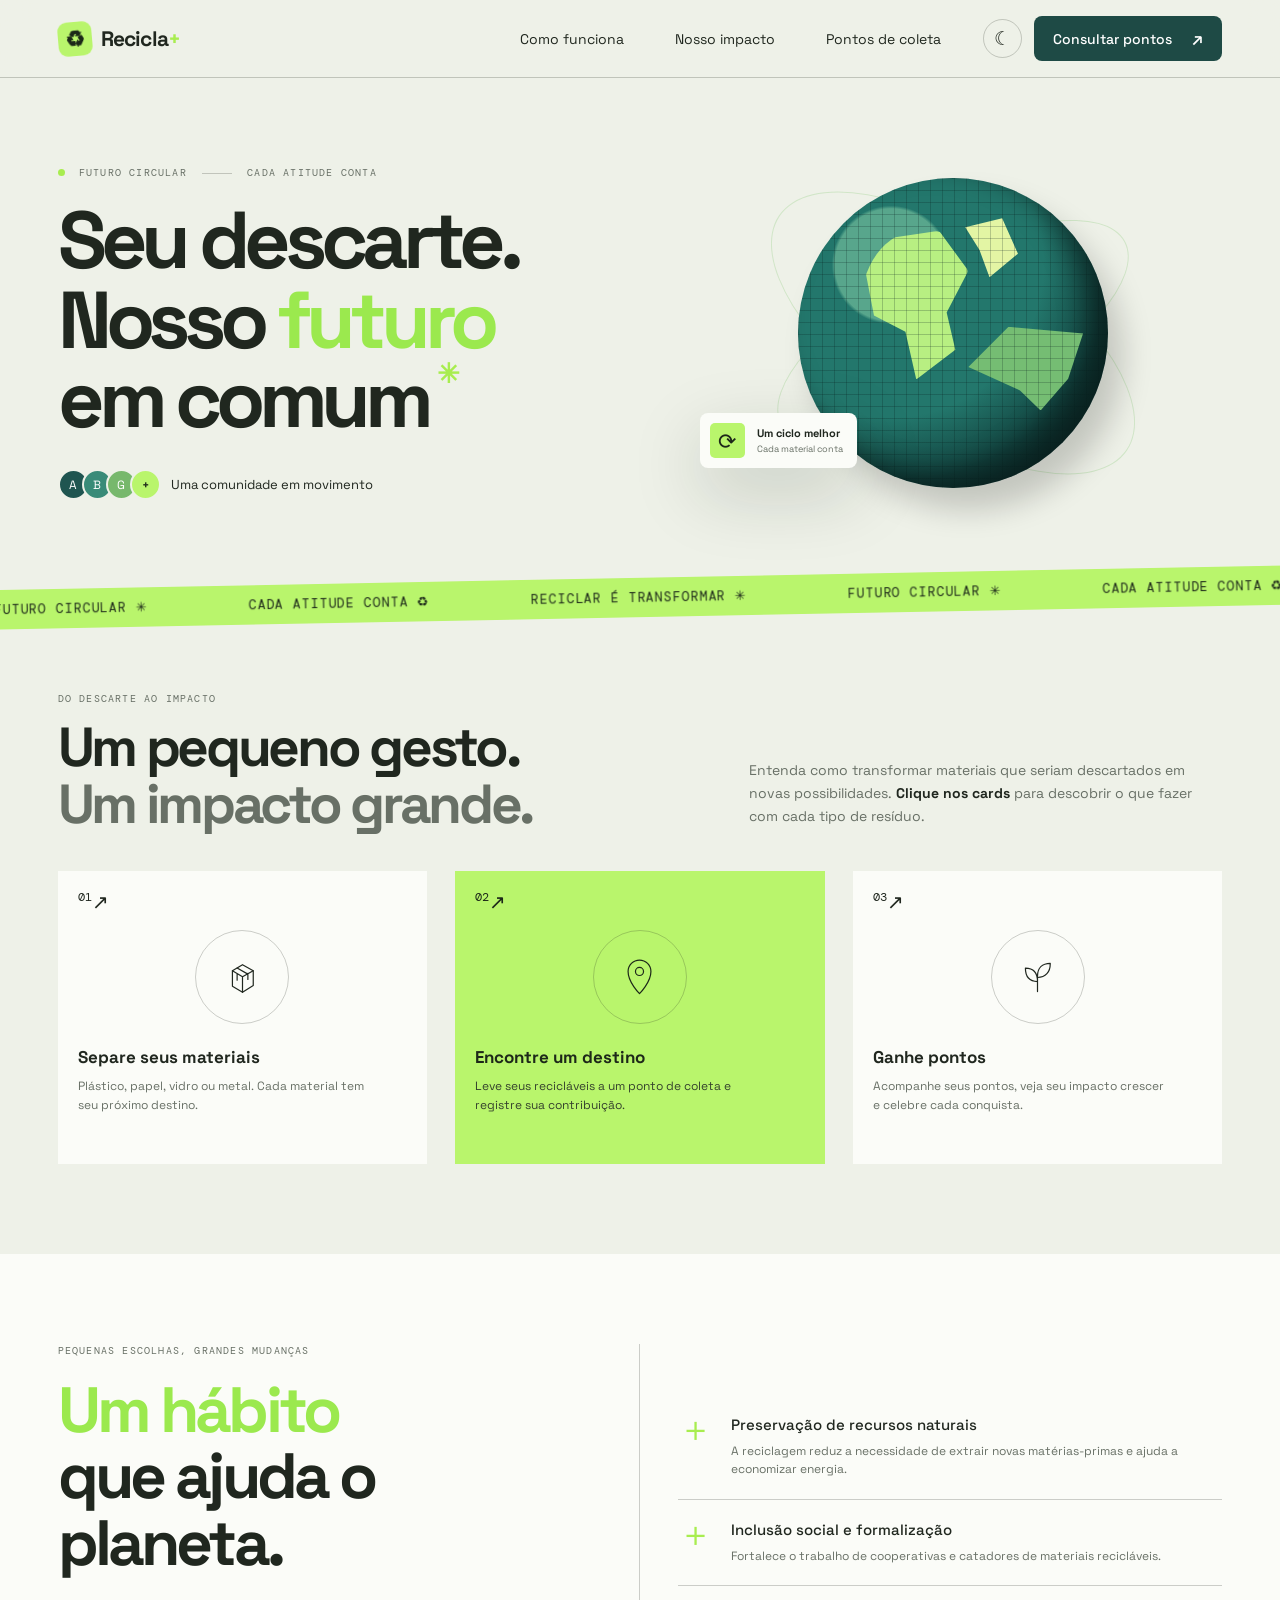
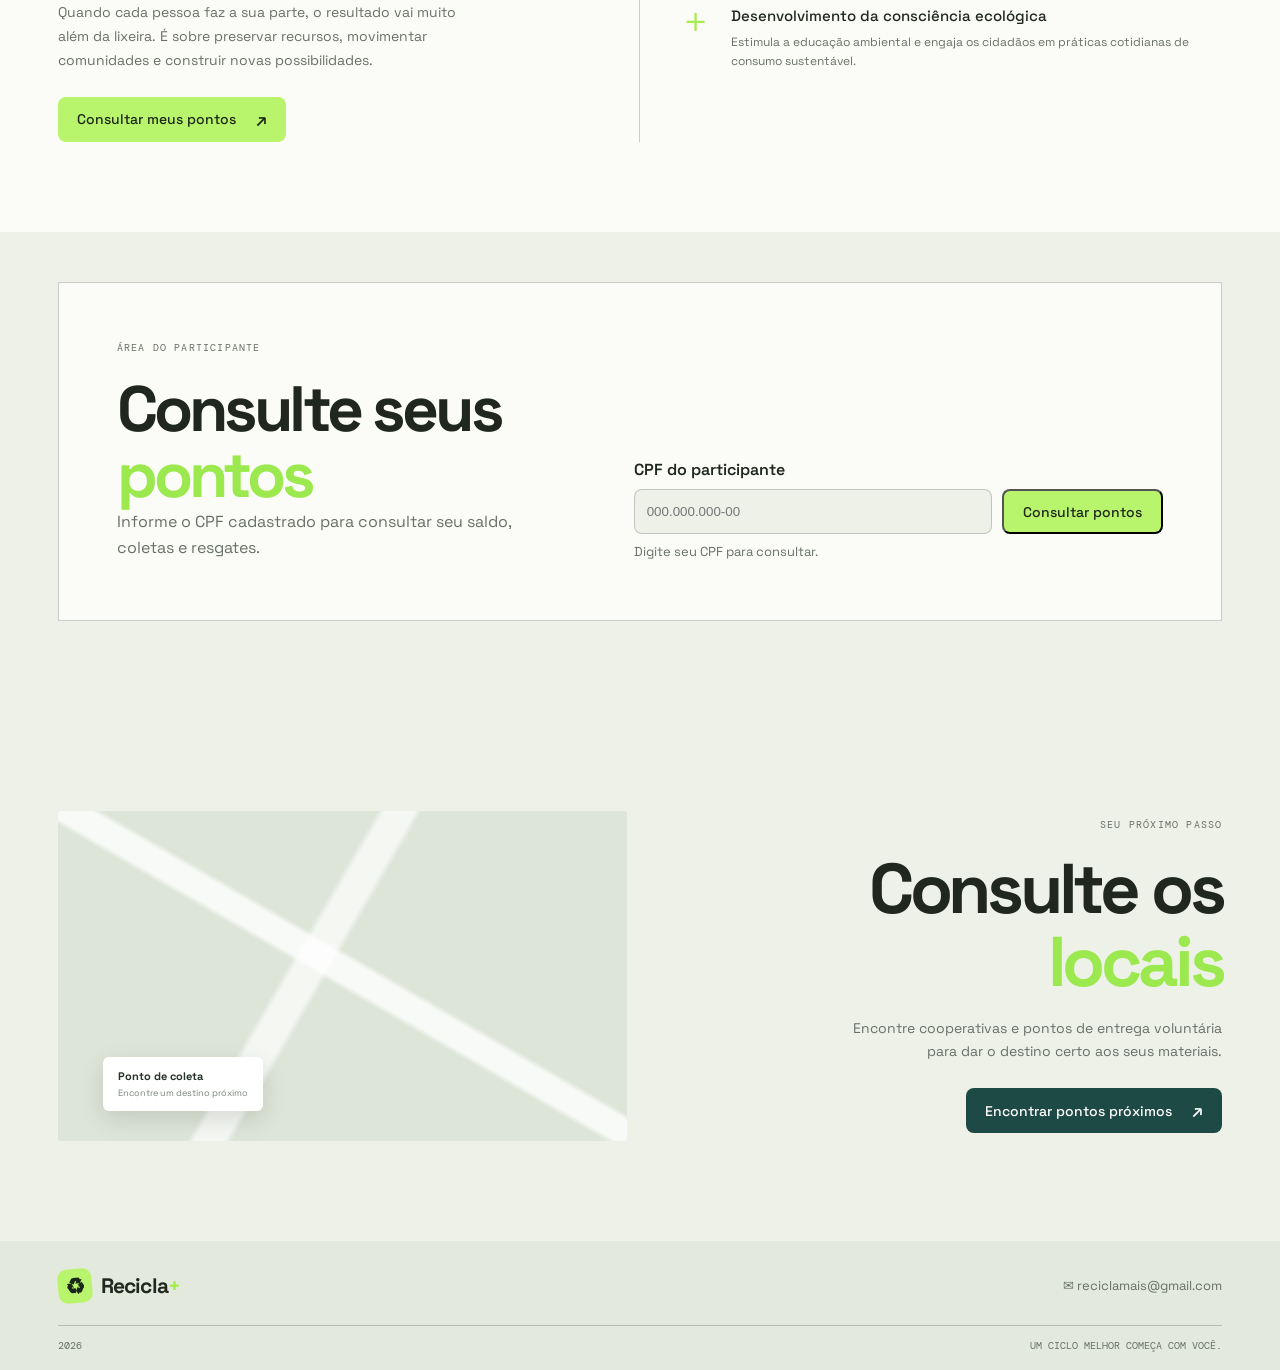
<file: src/main/resources/static/index.html>
<!DOCTYPE html>
<html lang="pt-BR">
<head>
  <meta charset="UTF-8">
  <meta name="viewport" content="width=device-width, initial-scale=1.0">
  <meta name="theme-color" content="#eef1e8">
  <meta name="description" content="Recicla+ — Seu descarte. Nosso futuro em comum.">
  <title>Recicla+ | Seu descarte, nosso futuro</title>
  <link rel="preconnect" href="https://fonts.googleapis.com">
  <link rel="preconnect" href="https://fonts.gstatic.com" crossorigin>
  <link href="https://fonts.googleapis.com/css2?family=DM+Mono:wght@400;500&family=Space+Grotesk:wght@400;500;600;700&display=swap" rel="stylesheet">
  <link rel="stylesheet" href="styles.css?v=20261112-resgates">
  <script src="app.js?v=20261112-resgates" defer></script>
</head>
<body>
  <header class="site-header">
    <a class="brand" href="#inicio" aria-label="Recicla+ página inicial">
      <span class="brand-mark">♻</span><span>Recicla<span class="brand-plus">+</span></span>
    </a>
    <nav class="main-nav" aria-label="Navegação principal">
      <a href="#como-funciona">Como funciona</a>
      <a href="#impacto">Nosso impacto</a>
      <a href="#locais">Pontos de coleta</a>
    </nav>
    <div class="header-actions">
      <button class="theme-toggle" type="button" aria-label="Ativar modo escuro" title="Alternar tema">
        <span class="theme-icon">☾</span>
      </button>
      <a class="button button-dark header-query" href="#consulta-pontos">Consultar pontos <span>↗</span></a>
      <button class="menu-toggle" type="button" aria-label="Abrir menu" aria-expanded="false">☰</button>
    </div>
  </header>

  <main>
    <section class="hero page-shell" id="inicio">
      <div class="hero-copy">
        <p class="eyebrow"><span class="eyebrow-dot"></span> FUTURO CIRCULAR <span class="eyebrow-line"></span> CADA ATITUDE CONTA</p>
        <h1>Seu descarte.<br>Nosso <span>futuro</span><br>em comum<span class="spark">✳</span></h1>
        <div class="community">
          <span class="avatar-stack"><i>A</i><i>B</i><i>G</i><b>+</b></span>
          <span>Uma comunidade em movimento</span>
        </div>
      </div>
      <div class="hero-art" role="img" aria-label="Ilustração do planeta Terra">
        <div class="orbit orbit-one"></div><div class="orbit orbit-two"></div>
        <div class="planet"><span class="continent continent-one"></span><span class="continent continent-two"></span><span class="continent continent-three"></span></div>
        <div class="planet-grid"></div>
        <div class="floating-note"><span class="note-icon">⟳</span><span><strong>Um ciclo melhor</strong><small>Cada material conta</small></span></div>
      </div>
    </section>

    <div class="ticker" aria-label="Mensagens sobre sustentabilidade">
      <div class="ticker-track">
        <span>FUTURO CIRCULAR ✳</span><span>CADA ATITUDE CONTA ♻</span><span>RECICLAR É TRANSFORMAR ✳</span><span>FUTURO CIRCULAR ✳</span><span>CADA ATITUDE CONTA ♻</span><span>RECICLAR É TRANSFORMAR ✳</span><span>FUTURO CIRCULAR ✳</span><span>CADA ATITUDE CONTA ♻</span><span>FUTURO CIRCULAR ✳</span><span>CADA ATITUDE CONTA ♻</span>
      </div>
    </div>

    <section class="steps-section page-shell" id="como-funciona">
      <div class="section-heading">
        <div><p class="eyebrow">DO DESCARTE AO IMPACTO</p><h2>Um pequeno gesto.<br><span>Um impacto grande.</span></h2></div>
        <p class="section-intro">Entenda como transformar materiais que seriam descartados em novas possibilidades. <strong>Clique nos cards</strong> para descobrir o que fazer com cada tipo de resíduo.</p>
      </div>
      <div class="steps-grid">
        <button class="step-card" type="button" data-modal="materials" aria-haspopup="dialog">
          <span class="card-top"><span>01</span><span class="card-arrow">↗</span></span>
          <span class="step-illustration"><svg viewBox="0 0 64 64" aria-hidden="true"><path d="M17 22 32 13l16 9v22L32 54 17 45Z"/><path d="m17 22 15 9 16-9M32 31v23M24 18l16 9M24 27v9m8-5v9m8-14v9"/></svg></span>
          <span class="step-title">Separe seus materiais</span>
          <span class="step-description">Plástico, papel, vidro ou metal. Cada material tem seu próximo destino.</span>
          <span class="card-hint">Ver o que pode reciclar <b>↗</b></span>
        </button>
        <button class="step-card step-card-featured" type="button" data-modal="destination" aria-haspopup="dialog">
          <span class="card-top"><span>02</span><span class="card-arrow">↗</span></span>
          <span class="step-illustration"><svg viewBox="0 0 64 64" aria-hidden="true"><path d="M32 56s17-17 17-33a17 17 0 1 0-34 0c0 16 17 33 17 33Z"/><circle cx="32" cy="23" r="6"/></svg></span>
          <span class="step-title">Encontre um destino</span>
          <span class="step-description">Leve seus recicláveis a um ponto de coleta e registre sua contribuição.</span>
          <span class="card-hint">Descobrir como funciona <b>↗</b></span>
        </button>
        <button class="step-card" type="button" data-modal="points" aria-haspopup="dialog">
          <span class="card-top"><span>03</span><span class="card-arrow">↗</span></span>
          <span class="step-illustration"><svg viewBox="0 0 64 64" aria-hidden="true"><path d="M32 53V31m0 7C18 38 14 28 14 18c12 0 18 7 18 20Zm0-8c0-12 7-19 19-19 0 13-7 21-19 21"/></svg></span>
          <span class="step-title">Ganhe pontos</span>
          <span class="step-description">Acompanhe seus pontos, veja seu impacto crescer e celebre cada conquista.</span>
          <span class="card-hint">Conhecer as recompensas <b>↗</b></span>
        </button>
      </div>
    </section>

    <section class="impact-section" id="impacto">
      <div class="impact-copy">
        <p class="eyebrow">PEQUENAS ESCOLHAS, GRANDES MUDANÇAS</p>
        <h2><span>Um hábito</span><br>que ajuda o<br>planeta.</h2>
        <p>Quando cada pessoa faz a sua parte, o resultado vai muito além da lixeira. É sobre preservar recursos, movimentar comunidades e construir novas possibilidades.</p>
        <a class="button button-lime" href="#consulta-pontos">Consultar meus pontos <span>↗</span></a>
      </div>
      <div class="impact-list">
        <article><span class="impact-plus">＋</span><div><h3>Preservação de recursos naturais</h3><p>A reciclagem reduz a necessidade de extrair novas matérias-primas e ajuda a economizar energia.</p></div></article>
        <article><span class="impact-plus">＋</span><div><h3>Inclusão social e formalização</h3><p>Fortalece o trabalho de cooperativas e catadores de materiais recicláveis.</p></div></article>
        <article><span class="impact-plus">＋</span><div><h3>Desenvolvimento da consciência ecológica</h3><p>Estimula a educação ambiental e engaja os cidadãos em práticas cotidianas de consumo sustentável.</p></div></article>
      </div>
    </section>

    <section class="points-query-section page-shell" id="consulta-pontos" aria-labelledby="points-title">
      <div class="points-query-copy">
        <p class="eyebrow">ÁREA DO PARTICIPANTE</p>
        <h2 id="points-title">Consulte seus<br><span>pontos</span></h2>
        <p>Informe o CPF cadastrado para consultar seu saldo, coletas e resgates.</p>
        <form id="lookup-form" class="points-query-form" novalidate>
          <label for="cpf">CPF do participante</label>
          <div class="lookup-row">
            <input id="cpf" name="cpf" type="text" inputmode="numeric" autocomplete="off"
                   placeholder="000.000.000-00" maxlength="14" aria-describedby="status-message" required>
            <button class="button button-lime" id="lookup-button" type="submit">Consultar pontos</button>
          </div>
          <p class="field-note" id="status-message" role="status" aria-live="polite">Digite seu CPF para consultar.</p>
        </form>
      </div>

      <section class="participant-panel" id="participant-panel" aria-labelledby="participant-title" hidden>
        <div class="participant-details">
          <span class="eyebrow">PARTICIPANTE</span>
          <h3 id="participant-title"><span id="participant-name"></span></h3>
          <p>CPF <span id="participant-cpf"></span></p>
        </div>
        <div class="balance-card">
          <span>Saldo de pontos</span>
          <strong id="participant-balance">0</strong>
        </div>
      </section>

      <section class="history-panel" id="history-panel" aria-labelledby="history-title" hidden>
        <div class="history-heading">
          <div><p class="eyebrow">ATIVIDADE</p><h3 id="history-title">Histórico de coletas</h3></div>
          <span class="history-count" id="history-count">Consulte um participante</span>
        </div>
        <div class="history-table-wrap">
          <table>
            <thead><tr><th>Data e hora</th><th>Material</th><th>Peso (kg)</th><th>Pontos</th></tr></thead>
            <tbody id="history-body">
              <tr class="empty-row"><td colspan="4">O histórico aparecerá depois da consulta.</td></tr>
            </tbody>
          </table>
        </div>
      </section>

      <section class="history-panel" id="redemption-panel" aria-labelledby="redemption-title" hidden>
        <div class="history-heading">
          <div><p class="eyebrow">ATIVIDADE</p><h3 id="redemption-title">Histórico de resgates</h3></div>
          <span class="history-count" id="redemption-count">Consulte um participante</span>
        </div>
        <div class="history-table-wrap">
          <table>
            <thead><tr><th>Data e hora</th><th>Recompensa</th><th>Código do comprovante</th><th>Pontos usados</th></tr></thead>
            <tbody id="redemption-body">
              <tr class="empty-row"><td colspan="4">O histórico de resgates aparecerá depois da consulta.</td></tr>
            </tbody>
          </table>
        </div>
      </section>
    </section>

    <section class="locations-section page-shell" id="locais">
      <div class="map-visual">
        <iframe title="Mapa da Cooperativa de Reciclagem Coopcamate" src="https://www.google.com/maps/embed?pb=!1m18!1m12!1m3!1d3458.7175108303345!2d-51.229480699999996!3d-29.901239299999997!2m3!1f0!2f0!3f0!3m2!1i1024!2i768!4f13.1!3m3!1m2!1s0x951964e6576dc797%3A0xa9ad834fd85c946a!2sCooperativa%20de%20Reciclagem%20Coopcamate!5e0!3m2!1spt-BR!2sbr!4v1793816773271!5m2!1spt-BR!2sbr" loading="lazy" referrerpolicy="strict-origin-when-cross-origin"></iframe>
        <div class="map-label"><strong>Ponto de coleta</strong><small>Encontre um destino próximo</small></div>
      </div>
      <div class="locations-copy"><p class="eyebrow">SEU PRÓXIMO PASSO</p><h2>Consulte os<br><span>locais</span></h2><p>Encontre cooperativas e pontos de entrega voluntária para dar o destino certo aos seus materiais.</p><a class="button button-dark" href="https://www.google.com/maps/search/pontos+de+coleta+reciclagem+perto+de+mim/" target="_blank" rel="noopener">Encontrar pontos próximos <span>↗</span></a></div>
    </section>
  </main>

  <footer class="site-footer">
    <div class="footer-top"><a class="brand" href="#inicio"><span class="brand-mark">♻</span><span>Recicla<span class="brand-plus">+</span></span></a><a class="footer-email" href="mailto:reciclamais@gmail.com">✉ <span>reciclamais@gmail.com</span></a></div>
    <div class="footer-bottom"><span>2026</span><span>UM CICLO MELHOR COMEÇA COM VOCÊ.</span></div>
  </footer>

  <div class="modal-backdrop" id="modal-backdrop" hidden>
    <section class="info-modal" role="dialog" aria-modal="true" aria-labelledby="modal-title">
      <button class="modal-close" type="button" aria-label="Fechar janela">×</button>
      <p class="eyebrow" id="modal-kicker">GUIA DE RECICLAGEM</p>
      <h2 id="modal-title">O que pode ser reciclado?</h2>
      <div id="modal-content"></div>
      <p class="modal-footnote">A aceitação pode variar conforme a estrutura do ponto de coleta da sua região. Em caso de dúvida, confirme com a cooperativa responsável.</p>
    </section>
  </div>
</body>
</html>
</file>
<file: src/main/resources/static/styles.css>
:root {
  color-scheme: light;
  --bg: #eef1e8;
  --surface: #fbfcf8;
  --surface-2: #e3e9dc;
  --text: #20271f;
  --muted: #687066;
  --line: rgba(32, 39, 31, .22);
  --lime: #b9f56c;
  --lime-strong: #a8ed4f;
  --green: #1e4a45;
  --shadow: 0 24px 70px rgba(16, 32, 23, .18);
  --font: "Space Grotesk", sans-serif;
  --mono: "DM Mono", monospace;
}
:root[data-theme="dark"] {
  color-scheme: dark;
  --bg: #171d19;
  --surface: #222b24;
  --surface-2: #2c382e;
  --text: #edf2e8;
  --muted: #a6b0a2;
  --line: rgba(230, 240, 225, .2);
  --lime: #b9f56c;
  --lime-strong: #c7ff7d;
  --green: #173d38;
  --shadow: 0 24px 70px rgba(0, 0, 0, .4);
}

* { box-sizing: border-box; }
html { scroll-behavior: smooth; scroll-padding-top: 90px; }

body { 
  margin: 0;
  background: var(--bg);
  color: var(--text);
  font-family: var(--font); 
  transition: background .25s, color .25s; 
}

a { color: inherit; text-decoration: none; }
button { font: inherit; }
.page-shell { width: min(1180px, calc(100% - 9vw)); margin-inline: auto; }
.site-header { height: 78px; padding: 0 4.5vw; display: flex; align-items: center; justify-content: space-between; border-bottom: 1px solid var(--line); position: sticky; top: 0; z-index: 20; background: color-mix(in srgb, var(--bg) 92%, transparent); backdrop-filter: blur(16px); }
.brand { display: inline-flex; align-items: center; gap: 9px; font-size: 21px; font-weight: 700; letter-spacing: -.8px; white-space: nowrap; }
.brand-mark { display: grid; place-items: center; width: 34px; height: 34px; border-radius: 9px; background: var(--lime); color: #1b2818; font-size: 22px; transform: rotate(-5deg); }
.brand-plus { color: var(--lime-strong); }
.main-nav { display: flex; gap: clamp(22px, 4vw, 58px); margin-left: auto; margin-right: 42px; font-size: 14px; }
.main-nav a { transition: color .2s; }
.main-nav a:hover { color: #78b936; }
.header-actions { display: flex; align-items: center; gap: 12px; }
.header-query { white-space: nowrap; }
.theme-toggle, .menu-toggle { width: 39px; height: 39px; border: 1px solid var(--line); border-radius: 50%; color: var(--text); background: transparent; cursor: pointer; font-size: 19px; }
.button { display: inline-flex; justify-content: center; align-items: center; gap: 20px; min-height: 45px; padding: 0 19px; border-radius: 8px; font-size: 14px; font-weight: 500; transition: transform .2s, background .2s; }
.button:hover { transform: translateY(-2px); }
.button-dark { background: var(--green); color: #fff; }
.button-lime { background: var(--lime); color: #1d2819; }
.button span { font-size: 18px; }
.menu-toggle { display: none; }
.hero { min-height: 500px; display: grid; grid-template-columns: 1.05fr .95fr; align-items: center; gap: 30px; padding-block: 70px 60px; }
.hero-copy { position: relative; z-index: 1; }
.eyebrow { font: 10px var(--mono); letter-spacing: .12em; color: var(--muted); margin: 0 0 22px; }
.eyebrow-dot { display: inline-block; width: 7px; height: 7px; border-radius: 50%; background: var(--lime-strong); margin-right: 7px; }
.eyebrow-line { display: inline-block; width: 30px; height: 1px; background: var(--line); vertical-align: middle; margin: 0 8px; }

.hero h1 { 
  font-size: clamp(52px, 6.3vw, 86px);
  line-height: .99;
  letter-spacing: -.075em;
  margin: 0;
  font-weight: 700; 
}

.hero h1 > span:first-of-type { color: #9be94e; }

.spark { color: var(--lime-strong); font-size: .34em; vertical-align: top; margin-left: 9px; }
.community { display: flex; align-items: center; gap: 17px; margin-top: 29px; font-size: 13px; }
.avatar-stack { display: flex; align-items: center; }
.avatar-stack i, .avatar-stack b { width: 31px; height: 31px; border-radius: 50%; display: grid; place-items: center; color: #fff; font-style: normal; font-size: 12px; border: 2px solid var(--bg); margin-right: -7px; background: #1f5550; }
.avatar-stack i:nth-child(2) { background: #398b78; }.avatar-stack i:nth-child(3) { background: #77b86c; }.avatar-stack b { background: var(--lime); color: #24311d; }
.hero-art { height: 370px; position: relative; display: grid; place-items: center;}
.planet { width: min(310px, 70%); aspect-ratio: 1; border-radius: 50%; position: relative; overflow: hidden; background: radial-gradient(circle at 30% 28%, #58a68c 0 18%, #23776c 19% 49%, #12433f 70%, #0d292a 100%); box-shadow: inset -20px -14px 28px rgba(0,0,0,.45), 15px 22px 30px rgba(0,0,0,.18); }
.planet-grid { position: absolute; width: min(310px, 70%); aspect-ratio: 1; border-radius: 50%; background-image: linear-gradient(rgba(8, 30, 28, .22) 1px, transparent 1px), linear-gradient(90deg, rgba(8, 30, 28, .22) 1px, transparent 1px); background-size: 12px 12px; pointer-events: none; }
.continent { position: absolute; display: block; background: #b8ef82; filter: drop-shadow(0 4px 2px rgba(0,0,0,.12)); }
.continent-one { width: 35%; height: 48%; left: 20%; top: 17%; border-radius: 53% 32% 48% 25%; clip-path: polygon(0 8%, 73% 0, 100% 27%, 80% 55%, 88% 80%, 52% 100%, 42% 68%, 13% 57%); }
.continent-two { width: 37%; height: 27%; right: 8%; top: 48%; background: #75bd73; clip-path: polygon(0 48%, 35% 0, 100% 8%, 87% 62%, 63% 100%, 45% 76%); }
.continent-three { width: 17%; height: 19%; right: 29%; top: 13%; background: #e3f5a4; clip-path: polygon(0 15%, 70% 0, 100% 60%, 46% 100%, 27% 54%); }
.orbit { position: absolute; border: 1px solid rgba(139, 201, 122, .3); width: 390px; height: 150px; border-radius: 50%; transform: rotate(-28deg); }
.orbit-two { transform: rotate(34deg); width: 420px; height: 190px; }
.floating-note { position: absolute; left: 3%; bottom: 50px; display: flex; align-items: center; gap: 12px; padding: 10px 14px 10px 10px; border-radius: 8px; background: var(--surface); box-shadow: var(--shadow); font-size: 11px; }
.note-icon { display: grid; place-items: center; width: 35px; height: 35px; background: var(--lime); border-radius: 5px; font-size: 22px; color: #1d2819; }
.floating-note strong, .floating-note small { display: block; }.floating-note small { color: var(--muted); margin-top: 3px; }

.ticker {
   overflow: hidden;
   background: var(--lime);
   color: #1c2819;
   transform: rotate(-1.1deg) scale(1.01);
   padding: 11px 0;
   margin: 0 0 20px;
   width: 100%;
}

.ticker-track {
  display: flex;
  gap: 100px;
  width: max-content;
  font: 13px var(--mono);
  letter-spacing: .06em;
  animation: ticker 32s linear infinite;
  will-change: transform;
}

@keyframes ticker { 
  0% {
    transform: translate3d(0, 0, 0);
  }
  100% { 
    transform: translate3d(-50%, 0, 0); 
  } 
}

.steps-section { padding-block: 55px 90px; }
.section-heading { display: flex; justify-content: space-between; align-items: end; gap: 50px; margin-bottom: 38px; }
.section-heading .eyebrow { margin-bottom: 14px; }
h2 { font-size: clamp(35px, 4.3vw, 56px); line-height: 1.04; letter-spacing: -.06em; margin: 0; }
.section-heading h2 span { color: var(--muted); }

.section-intro { 
  max-width: 450px;
  color: var(--muted);
  font-size: 14px;
  line-height: 1.65;
  margin: 0 2% 5px 0; 
}

.section-intro strong { color: var(--text); }
.steps-grid { display: grid; grid-template-columns: repeat(3, 1fr); gap: 28px; }
.step-card { position: relative; min-height: 285px; padding: 18px 20px 20px; border: 0; background: var(--surface); color: var(--text); text-align: left; cursor: pointer; display: flex; flex-direction: column; transition: transform .25s, box-shadow .25s, background .25s; }
.step-card:hover, .step-card:focus-visible { transform: translateY(-7px); box-shadow: var(--shadow); outline: none; }
.step-card-featured { background: var(--lime); color: #1d2819; }
.card-top { display: flex; justify-content: space-between; font: 12px var(--mono); }
.card-arrow { font-size: 20px; }
.step-illustration { align-self: center; display: grid; place-items: center; width: 94px; height: 94px; border: 1px solid var(--line); border-radius: 50%; margin: 15px 0 22px; }
.step-illustration svg { width: 43px; height: 43px; fill: none; stroke: currentColor; stroke-width: 1.8; stroke-linecap: round; stroke-linejoin: round; }
.step-title { font-size: 17px; font-weight: 700; margin-bottom: 9px; }
.step-description { font-size: 12px; line-height: 1.55; color: var(--muted); max-width: 300px; }
.step-card-featured .step-description { color: #35422d; }
.card-hint { display: flex; justify-content: space-between; align-items: center; margin-top: auto; padding-top: 16px; font: 10px var(--mono); opacity: 0; transform: translateY(5px); transition: .2s; }
.step-card:hover .card-hint, .step-card:focus-visible .card-hint { opacity: .8; transform: translateY(0); }
.impact-section { background: var(--surface); padding: 90px max(4.5vw, calc((100vw - 1180px)/2)); display: grid; grid-template-columns: .9fr 1.1fr; gap: 9%; }
.impact-copy { max-width: 410px; }
.impact-copy .eyebrow { margin-bottom: 20px; }
.impact-copy h2 { font-size: clamp(43px, 5vw, 66px); margin-bottom: 25px; }
.impact-copy h2 span { color: #9be94e; }
.impact-copy > p:not(.eyebrow) { color: var(--muted); font-size: 14px; line-height: 1.7; margin-bottom: 24px; }
.impact-list { border-left: 1px solid var(--line); padding-left: 38px; display: flex; flex-direction: column; justify-content: center; }
.impact-list article { display: flex; gap: 18px; padding: 20px 0; border-bottom: 1px solid var(--line); }
.impact-list article:last-child { border-bottom: 0; }
.impact-plus { color: var(--lime-strong); font-size: 35px; line-height: .8; }
.impact-list h3 { font-size: 15px; font-weight: 500; margin: 0 0 8px; }.impact-list p { color: var(--muted); font-size: 12px; line-height: 1.55; margin: 0; max-width: 520px; }
.locations-section { padding-block: 100px; display: grid; grid-template-columns: 1fr .8fr; align-items: center; gap: 12%; }

.map-visual {
   min-height: 330px;
   position: relative;
   overflow: hidden;
   background: #dce5d7;
   border-radius: 3px;
   background-image: linear-gradient(30deg, transparent 48%, rgba(255,255,255,.8) 49%, rgba(255,255,255,.8) 53%, transparent 54%), linear-gradient(120deg, transparent 42%, rgba(255,255,255,.7) 43%, rgba(255,255,255,.7) 47%, transparent 48%);
   }


.map-label {
  position: absolute;
  left: 8%;
  bottom: 9%;
  padding: 12px 15px;
  border-radius: 6px;
  background: white;
  color: #263329;
  box-shadow: 0 8px 25px rgba(0,0,0,.12);
  font-size: 11px; 
}

.map-label strong, .map-label small { display: block; }

.map-label small {
  color: #7b847b;
  margin-top: 4px; 
}

.locations-copy { text-align: right; }

.locations-copy h2 {
  font-size: clamp(48px, 5.5vw, 72px);
  margin-bottom: 18px; 
}

.locations-copy h2 span { color: #9be94e; }

.locations-copy > p:not(.eyebrow) { 
  color: var(--muted);
  font-size: 14px;
  line-height: 1.65;
  margin: 0 0 25px auto;
  max-width: 370px; 
}

.points-query-section {
  display: grid;
  gap: 28px;
  padding: clamp(26px, 5vw, 58px);
  margin-block: 50px 90px;
  border: 1px solid var(--line);
  background: var(--surface);
}
.points-query-copy {
  display: grid;
  grid-template-columns: minmax(0, .9fr) minmax(320px, 1.1fr);
  align-items: end;
  column-gap: 8%;
}
.points-query-copy > .eyebrow,
.points-query-copy > h2,
.points-query-copy > p:not(.eyebrow) { grid-column: 1; }
.points-query-copy h2 { font-size: clamp(42px, 5vw, 64px); }
.points-query-copy h2 span { color: #9be94e; }
.points-query-copy > p:not(.eyebrow) { max-width: 440px; margin: 0; color: var(--muted); line-height: 1.65; }
.points-query-form { grid-column: 2; grid-row: 1 / span 3; }
.points-query-form label { display: block; margin-bottom: 9px; font-weight: 600; }
.lookup-row { display: flex; gap: 10px; }
.lookup-row input { min-width: 0; flex: 1; border: 1px solid var(--line); border-radius: 8px; padding: 10px 12px; background: var(--bg); color: var(--text); }
.lookup-row input:focus-visible { outline: 3px solid color-mix(in srgb, var(--lime-strong) 45%, transparent); outline-offset: 1px; }
.lookup-row .button { flex: 0 0 auto; }
.field-note { min-height: 1.4em; margin: 9px 0 0; color: var(--muted); font-size: 13px; }
.field-note.success { color: var(--lime-strong); }
.field-note.error { color: #cf655b; }
.participant-panel, .history-panel { border: 1px solid var(--line); background: var(--bg); }
.participant-panel[hidden], .history-panel[hidden] { display: none; }
.participant-panel { display: flex; justify-content: space-between; align-items: center; gap: 20px; padding: 22px 25px; }
.participant-details .eyebrow { margin-bottom: 8px; }
.participant-details h3 { margin: 0 0 5px; font-size: 19px; }
.participant-details p { margin: 0; color: var(--muted); font-size: 13px; }
.balance-card { min-width: 150px; text-align: right; }
.balance-card span { display: block; color: var(--muted); font-size: 13px; }
.balance-card strong { display: block; margin-top: 4px; color: var(--lime-strong); font-size: 30px; }
.history-panel { padding: 22px 25px; }
.history-heading { display: flex; align-items: end; justify-content: space-between; gap: 16px; margin-bottom: 16px; }
.history-heading .eyebrow { margin-bottom: 7px; }
.history-heading h3 { margin: 0; font-size: 21px; }
.history-count { color: var(--muted); font-size: 13px; }
.history-table-wrap { overflow-x: auto; border: 1px solid var(--line); }
.history-table-wrap table { width: 100%; border-collapse: collapse; text-align: left; }
.history-table-wrap th, .history-table-wrap td { padding: 12px 14px; border-bottom: 1px solid var(--line); white-space: nowrap; }
.history-table-wrap th { background: var(--surface-2); color: var(--muted); font: 11px var(--mono); }
.history-table-wrap td { font-size: 13px; }
.history-table-wrap tbody tr:last-child td { border-bottom: 0; }
.history-table-wrap .empty-row td { padding: 22px 14px; color: var(--muted); text-align: center; white-space: normal; }
.history-table-wrap .points-cell { color: var(--lime-strong); font-weight: 700; }

.site-footer { background: var(--surface-2); padding: 28px 4.5vw 18px; }.footer-top, .footer-bottom { display: flex; align-items: center; justify-content: space-between; }.footer-email { color: var(--muted); font-size: 13px; }.footer-bottom { border-top: 1px solid var(--line); margin-top: 22px; padding-top: 13px; color: var(--muted); font: 10px var(--mono); }
.modal-backdrop { position: fixed; inset: 0; z-index: 50; display: grid; place-items: center; padding: 20px; background: rgba(8, 16, 11, .58); backdrop-filter: blur(7px); }.modal-backdrop[hidden] { display: none; }

.info-modal { 
  width: min(750px, 100%);
  max-height: min(94vh, 860px);
  overflow-y: auto;
  position: relative;
  padding: clamp(25px, 5vw, 44px);
  background: var(--bg);
  color: var(--text);
  border: 1px solid var(--line);
  border-radius: 0px;
  box-shadow: var(--shadow);
  animation: modal-in .22s ease-out; 
}

@keyframes modal-in { from { opacity: 0; transform: translateY(12px) scale(.98); } to { opacity: 1; transform: none; } }
.modal-close { 
  position: absolute;
  right: 20px;
  top: 16px;
  width: 36px;
  height: 36px;
  border: 1px solid var(--line);
  border-radius: 50%;
  background: transparent;
  color: var(--text);
  font-size: 25px;
  cursor: pointer;
}

.info-modal .eyebrow { margin-bottom: 12px; }
.info-modal h2 { font-size: clamp(30px, 4vw, 43px); max-width: 520px; margin-bottom: 25px; }

.modal-columns {
  display: grid;
  grid-template-columns: 1fr 1fr;
  gap: 14px; }
  
.modal-group { 
  background: var(--surface);
  border: 1px solid var(--line);
  padding: 17px;
  border-radius: 8px; 
}

.modal-group h3 { 
  margin: 0 0 12px;
  font-size: 15px;
  display: flex;
  gap: 8px;
  align-items: center;
}

.modal-group ul { padding-left: 18px; margin: 0; color: var(--muted); font-size: 14px; line-height: 1.8; }
.can h3 span { color: #77bd3e; }
.cannot h3 span { color: #e47c66; }

.modal-single { 
  background: var(--surface);
  border: 1px solid var(--line);
  padding: 18px;
  border-radius: 8px;
  color: var(--muted);
  font-size: 14px; line-height: 1.7; }
  
  .modal-single strong { color: var(--text); }
  .modal-footnote { 
    border-top: 1px solid var(--line);
    margin: 22px 0 0;
    padding-top: 14px;
    color: var(--muted);
    font-size: 11px;
    line-height: 1.6; 
}

  @media (max-width: 850px) {
  .site-header { padding-inline: 5vw; }.main-nav { gap: 18px; margin-right: 20px; }.main-nav a { font-size: 12px; }
  .hero { grid-template-columns: 1fr .8fr; min-height: 430px; }
  
  .hero h1 { font-size: clamp(47px, 7vw, 65px); }
  .hero-art { height: 300px; }

  .section-heading { 
    align-items: start;
    flex-direction: column;
    gap: 18px; 
  }
  
  .section-intro { 
    max-width: 560px;
    font-size: 15px;
  }
  
  .steps-grid { gap: 14px; }
  .step-card { padding: 15px; min-height: 285px; }

  .impact-section { gap: 5%; }
  .locations-section { gap: 7%; }
}
@media (max-width: 620px) {
  .site-header { height: 68px; }
  .brand { font-size: 19px; }
  .header-query { min-height: 38px; padding-inline: 13px; font-size: 12px; }
  .theme-toggle { width: 36px; height: 36px; }
  .menu-toggle { display: block; }
  .main-nav { 
    display: none;
    position: absolute;
    top: 67px;
    left: 0;
    right: 0;
    padding: 18px 6vw 22px;
    background: var(--bg);
    border-bottom: 1px solid var(--line);
    flex-direction: column;
    gap: 18px;
    margin: 0; 
  }

  .main-nav.open { display: flex; }.main-nav a { font-size: 14px; }
  .hero { 
    display: flex;
    flex-direction: column;
    align-items: stretch;
    padding-block: 55px 35px;
    gap: 0; 
  }
  
  .hero h1 { font-size: clamp(52px, 13vw, 74px); }
  .hero-art { height: 290px; margin-top: 10px; }
  .planet, .planet-grid { width: 245px; }
  .orbit { width: 310px; }
  .floating-note { left: 0; bottom: 20px; }
  .caption-top { top: 8px; }
  .caption-bottom { bottom: 0; }
  
  .ticker { margin-bottom: 0; }

  .steps-section { padding: 20px 0; }

  .section-heading { margin-bottom: 25px; }

  .steps-grid { grid-template-columns: 1fr; gap: 13px; }
  .step-card { min-height: 250px; }
  .step-illustration { margin: 12px 0 15px; width: 80px; height: 80px; }
  
  .card-hint { opacity: .75; transform: none; }

  .impact-section { 
    padding: 65px 6vw;
    grid-template-columns: 1fr;
    gap: 35px; 
  }
  .impact-copy h2 { font-size: 54px; }
  .impact-list { padding-left: 20px; }
  .impact-list article { padding-block: 16px; }

  .locations-section { padding-block: 65px; grid-template-columns: 1fr; gap: 30px; }
  .map-visual { min-height: 260px; }
  .locations-copy { text-align: left; }
  .locations-copy h2 { font-size: 58px; }
  .locations-copy > p:not(.eyebrow) { margin-left: 0; }
  .footer-bottom span:last-child { display: none; }.footer-email { font-size: 11px; }.footer-email span { display: none; }
  .modal-columns { grid-template-columns: 1fr; }

  .info-modal { padding: 28px 21px; }
  .info-modal h2 { padding-right: 20px; }
  .points-query-section { gap: 20px; padding: 24px 18px; margin-block: 35px 60px; }
  .points-query-copy { grid-template-columns: 1fr; row-gap: 12px; }
  .points-query-copy > .eyebrow,
  .points-query-copy > h2,
  .points-query-copy > p:not(.eyebrow),
  .points-query-form { grid-column: 1; grid-row: auto; }
  .points-query-copy h2 { margin-bottom: 0; }
  .points-query-form { margin-top: 8px; }
  .lookup-row { flex-direction: column; }
  .lookup-row .button { width: 100%; }
  .participant-panel { align-items: start; flex-direction: column; padding: 19px; }
  .balance-card { text-align: left; }
  .history-panel { padding: 18px 14px; }
  .history-heading { align-items: start; flex-direction: column; }
}

@media (max-width: 400px) {
  .brand { gap: 5px; font-size: 16px; }
  .brand-mark { width: 30px; height: 30px; font-size: 19px; }
  .header-actions { gap: 7px; }
  .theme-toggle { display: none; }
  .header-query { gap: 6px; min-height: 35px; padding-inline: 8px; font-size: 11px; }
}

@media (max-width: 850px) {
  .map-visual iframe { width: 100%; }
  .points-query-copy { grid-template-columns: minmax(0, 1fr) minmax(280px, 1fr); column-gap: 5%; }
  .points-query-copy > .eyebrow,
  .points-query-copy > h2,
  .points-query-copy > p:not(.eyebrow) { grid-column: 1; }
  .points-query-form { grid-column: 2; grid-row: 1 / span 3; }
}

.map-visual iframe { position: absolute; inset: 0; width: 100%; height: 100%; border: 0; }

@media (max-width: 620px) {
  .points-query-copy { grid-template-columns: 1fr; }
  .points-query-copy > .eyebrow,
  .points-query-copy > h2,
  .points-query-copy > p:not(.eyebrow),
  .points-query-form { grid-column: 1; grid-row: auto; }
}

@media (prefers-reduced-motion: reduce) {
  html { scroll-behavior: auto; }
  *, *::before, *::after { animation-duration: .01ms !important; animation-iteration-count: 1 !important; transition-duration: .01ms !important; }
}
.redemption-code { color: var(--muted); font-family: var(--mono); font-size: 12px !important; }
.redemption-points { color: #cf655b; font-weight: 700; }
</file>
